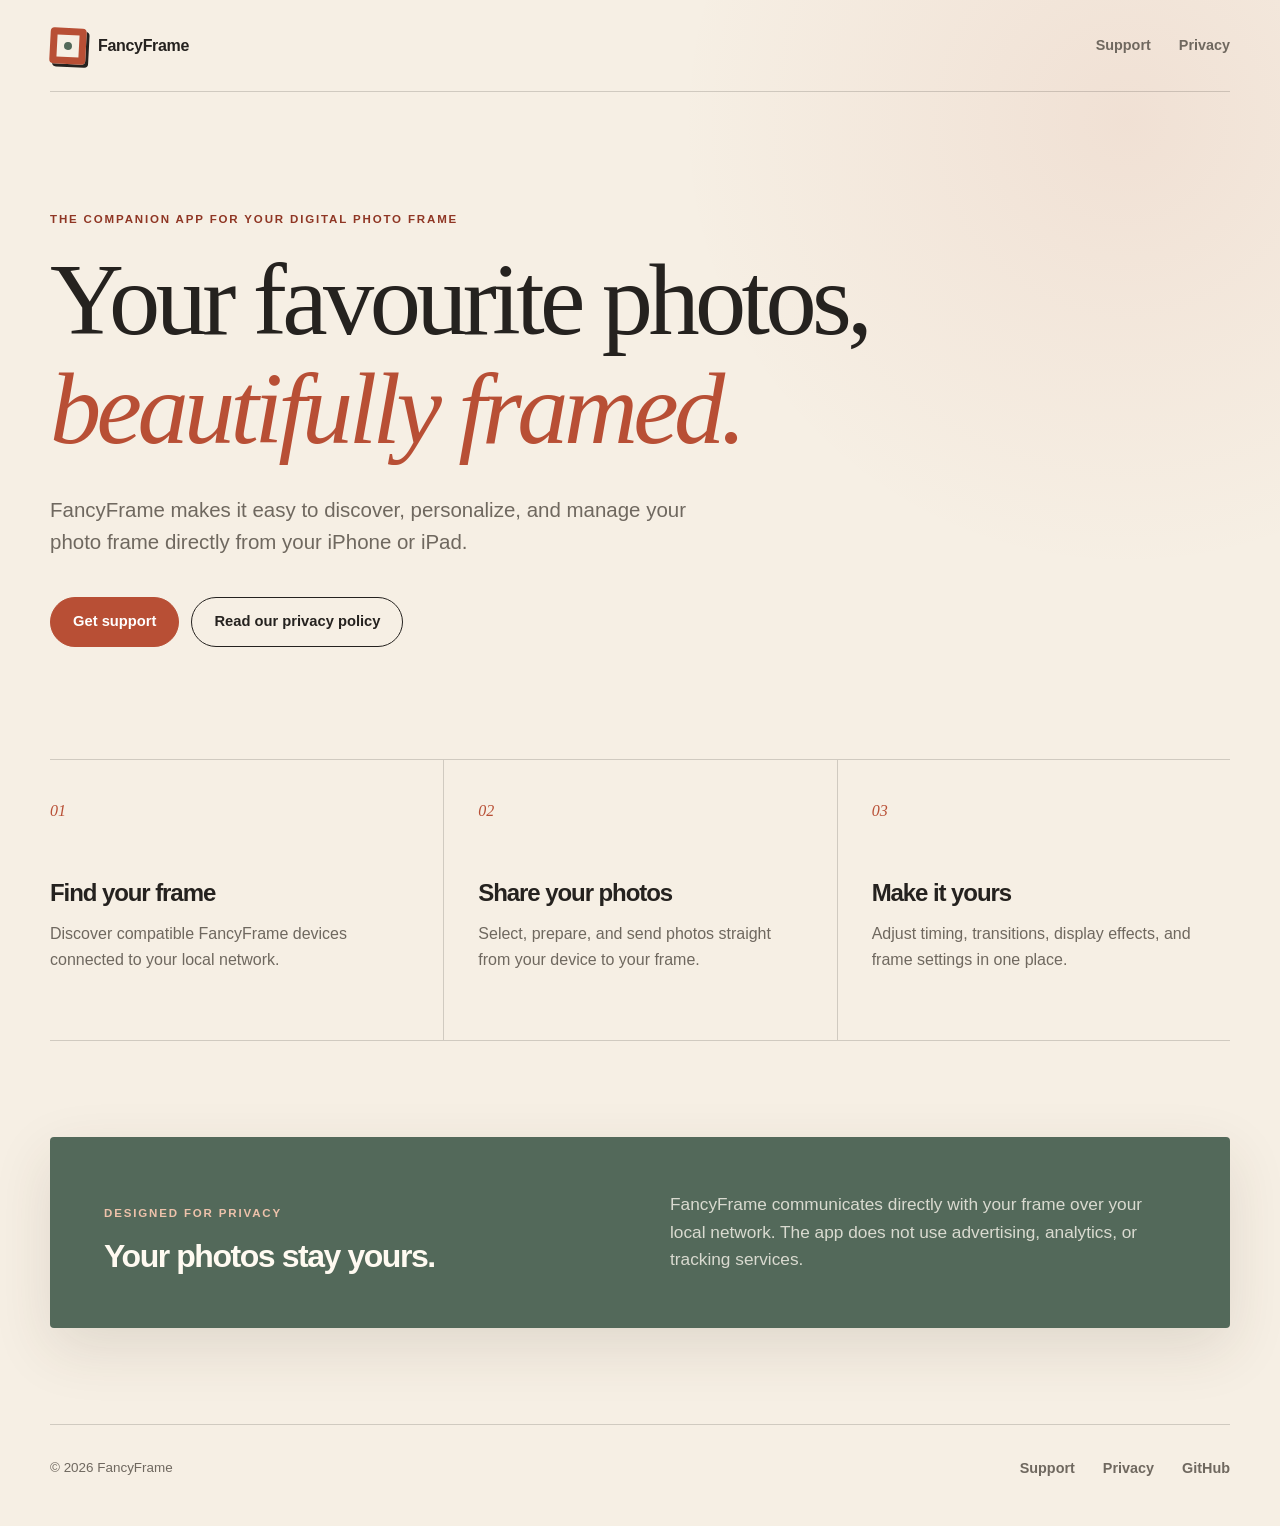
<file: docs/index.html>
<!doctype html>
<html lang="en">
<head>
  <meta charset="utf-8">
  <meta name="viewport" content="width=device-width, initial-scale=1">
  <meta name="theme-color" content="#f6efe4">
  <meta name="description" content="Official support and privacy information for the FancyFrame iPhone app.">
  <meta property="og:title" content="FancyFrame Support">
  <meta property="og:description" content="Help, troubleshooting, and privacy information for the FancyFrame iPhone app.">
  <meta property="og:type" content="website">
  <meta property="og:url" content="https://tightwadtony.github.io/fancy-frame/">
  <meta property="og:image" content="https://tightwadtony.github.io/fancy-frame/assets/og.png">
  <meta property="og:image:width" content="1200">
  <meta property="og:image:height" content="630">
  <meta name="twitter:card" content="summary_large_image">
  <meta name="twitter:title" content="FancyFrame Support">
  <meta name="twitter:description" content="Help, troubleshooting, and privacy information for the FancyFrame iPhone app.">
  <meta name="twitter:image" content="https://tightwadtony.github.io/fancy-frame/assets/og.png">
  <title>FancyFrame Support</title>
  <link rel="stylesheet" href="assets/styles.css">
</head>
<body>
  <header class="site-header">
    <a class="brand" href="./" aria-label="FancyFrame support home">
      <span class="brand-mark" aria-hidden="true"><span></span></span>
      <span>FancyFrame</span>
    </a>
    <nav aria-label="Main navigation">
      <a href="support/">Support</a>
      <a href="privacy/">Privacy</a>
    </nav>
  </header>

  <main>
    <section class="hero">
      <div class="eyebrow">The companion app for your digital photo frame</div>
      <h1>Your favourite photos,<br><em>beautifully framed.</em></h1>
      <p class="hero-copy">FancyFrame makes it easy to discover, personalize, and manage your photo frame directly from your iPhone or iPad.</p>
      <div class="actions">
        <a class="button primary" href="support/">Get support</a>
        <a class="button secondary" href="privacy/">Read our privacy policy</a>
      </div>
    </section>

    <section class="feature-grid" aria-label="App features">
      <article>
        <span class="number">01</span>
        <h2>Find your frame</h2>
        <p>Discover compatible FancyFrame devices connected to your local network.</p>
      </article>
      <article>
        <span class="number">02</span>
        <h2>Share your photos</h2>
        <p>Select, prepare, and send photos straight from your device to your frame.</p>
      </article>
      <article>
        <span class="number">03</span>
        <h2>Make it yours</h2>
        <p>Adjust timing, transitions, display effects, and frame settings in one place.</p>
      </article>
    </section>

    <section class="privacy-note">
      <div>
        <span class="eyebrow">Designed for privacy</span>
        <h2>Your photos stay yours.</h2>
      </div>
      <p>FancyFrame communicates directly with your frame over your local network. The app does not use advertising, analytics, or tracking services.</p>
    </section>
  </main>

  <footer>
    <span>© 2026 FancyFrame</span>
    <div><a href="support/">Support</a><a href="privacy/">Privacy</a><a href="https://github.com/TightwadTony/fancy-frame">GitHub</a></div>
  </footer>
</body>
</html>
</file>
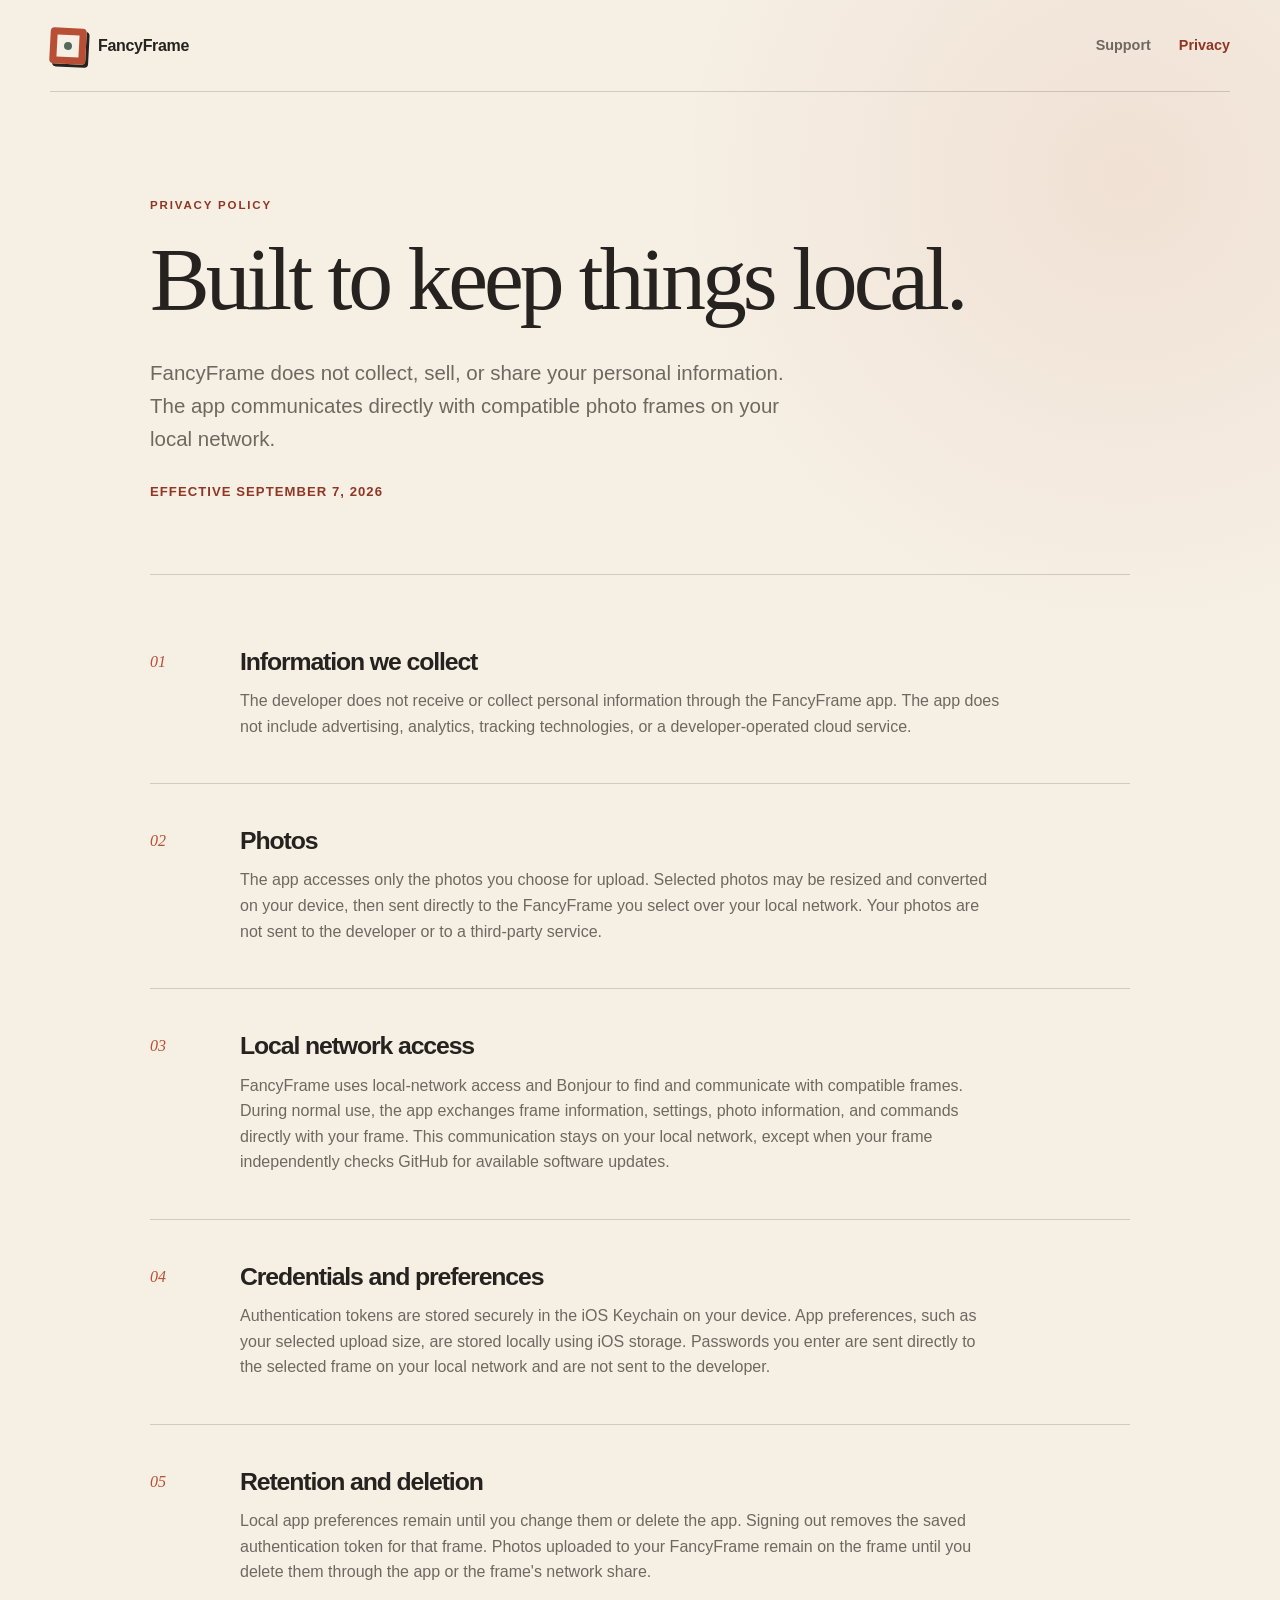
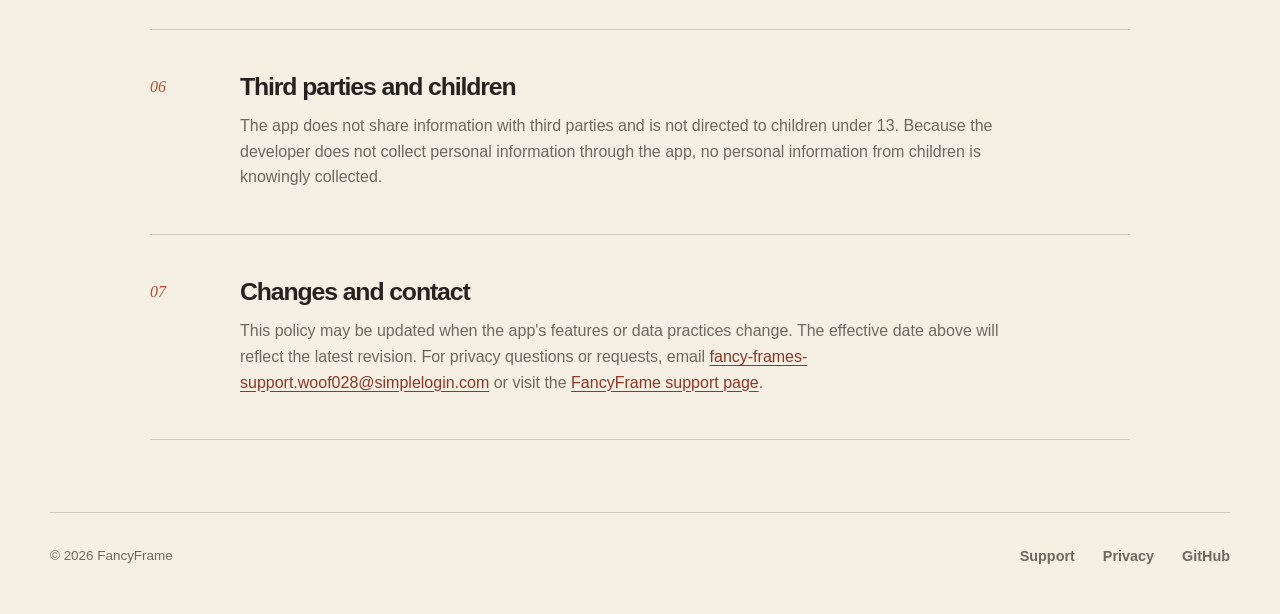
<file: docs/privacy/index.html>
<!doctype html>
<html lang="en">
<head>
  <meta charset="utf-8">
  <meta name="viewport" content="width=device-width, initial-scale=1">
  <meta name="theme-color" content="#f6efe4">
  <meta name="description" content="Privacy policy for the FancyFrame iPhone and iPad app.">
  <meta property="og:title" content="Privacy Policy · FancyFrame">
  <meta property="og:description" content="Learn how the FancyFrame app handles photos, credentials, and local-network data.">
  <meta property="og:type" content="website">
  <meta property="og:url" content="https://tightwadtony.github.io/fancy-frame/privacy/">
  <meta property="og:image" content="https://tightwadtony.github.io/fancy-frame/assets/og.png">
  <meta property="og:image:width" content="1200">
  <meta property="og:image:height" content="630">
  <meta name="twitter:card" content="summary_large_image">
  <meta name="twitter:title" content="Privacy Policy · FancyFrame">
  <meta name="twitter:description" content="Learn how the FancyFrame app handles photos, credentials, and local-network data.">
  <meta name="twitter:image" content="https://tightwadtony.github.io/fancy-frame/assets/og.png">
  <title>Privacy Policy · FancyFrame</title>
  <link rel="stylesheet" href="../assets/styles.css">
</head>
<body>
  <header class="site-header">
    <a class="brand" href="../" aria-label="FancyFrame support home">
      <span class="brand-mark" aria-hidden="true"><span></span></span>
      <span>FancyFrame</span>
    </a>
    <nav aria-label="Main navigation">
      <a href="../support/">Support</a>
      <a href="./" aria-current="page">Privacy</a>
    </nav>
  </header>

  <main class="article-page policy">
    <section class="article-hero">
      <span class="eyebrow">Privacy policy</span>
      <h1>Built to keep things local.</h1>
      <p class="lede">FancyFrame does not collect, sell, or share your personal information. The app communicates directly with compatible photo frames on your local network.</p>
      <p class="effective">Effective September 7, 2026</p>
    </section>

    <section class="policy-content">
      <article>
        <span class="policy-number">01</span>
        <div><h2>Information we collect</h2><p>The developer does not receive or collect personal information through the FancyFrame app. The app does not include advertising, analytics, tracking technologies, or a developer-operated cloud service.</p></div>
      </article>
      <article>
        <span class="policy-number">02</span>
        <div><h2>Photos</h2><p>The app accesses only the photos you choose for upload. Selected photos may be resized and converted on your device, then sent directly to the FancyFrame you select over your local network. Your photos are not sent to the developer or to a third-party service.</p></div>
      </article>
      <article>
        <span class="policy-number">03</span>
        <div><h2>Local network access</h2><p>FancyFrame uses local-network access and Bonjour to find and communicate with compatible frames. During normal use, the app exchanges frame information, settings, photo information, and commands directly with your frame. This communication stays on your local network, except when your frame independently checks GitHub for available software updates.</p></div>
      </article>
      <article>
        <span class="policy-number">04</span>
        <div><h2>Credentials and preferences</h2><p>Authentication tokens are stored securely in the iOS Keychain on your device. App preferences, such as your selected upload size, are stored locally using iOS storage. Passwords you enter are sent directly to the selected frame on your local network and are not sent to the developer.</p></div>
      </article>
      <article>
        <span class="policy-number">05</span>
        <div><h2>Retention and deletion</h2><p>Local app preferences remain until you change them or delete the app. Signing out removes the saved authentication token for that frame. Photos uploaded to your FancyFrame remain on the frame until you delete them through the app or the frame's network share.</p></div>
      </article>
      <article>
        <span class="policy-number">06</span>
        <div><h2>Third parties and children</h2><p>The app does not share information with third parties and is not directed to children under 13. Because the developer does not collect personal information through the app, no personal information from children is knowingly collected.</p></div>
      </article>
      <article>
        <span class="policy-number">07</span>
        <div><h2>Changes and contact</h2><p>This policy may be updated when the app's features or data practices change. The effective date above will reflect the latest revision. For privacy questions or requests, email <a href="mailto:fancy-frames-support.woof028@simplelogin.com">fancy-frames-support.woof028@simplelogin.com</a> or visit the <a href="../support/">FancyFrame support page</a>.</p></div>
      </article>
    </section>
  </main>

  <footer>
    <span>© 2026 FancyFrame</span>
    <div><a href="../support/">Support</a><a href="./">Privacy</a><a href="https://github.com/TightwadTony/fancy-frame">GitHub</a></div>
  </footer>
</body>
</html>
</file>
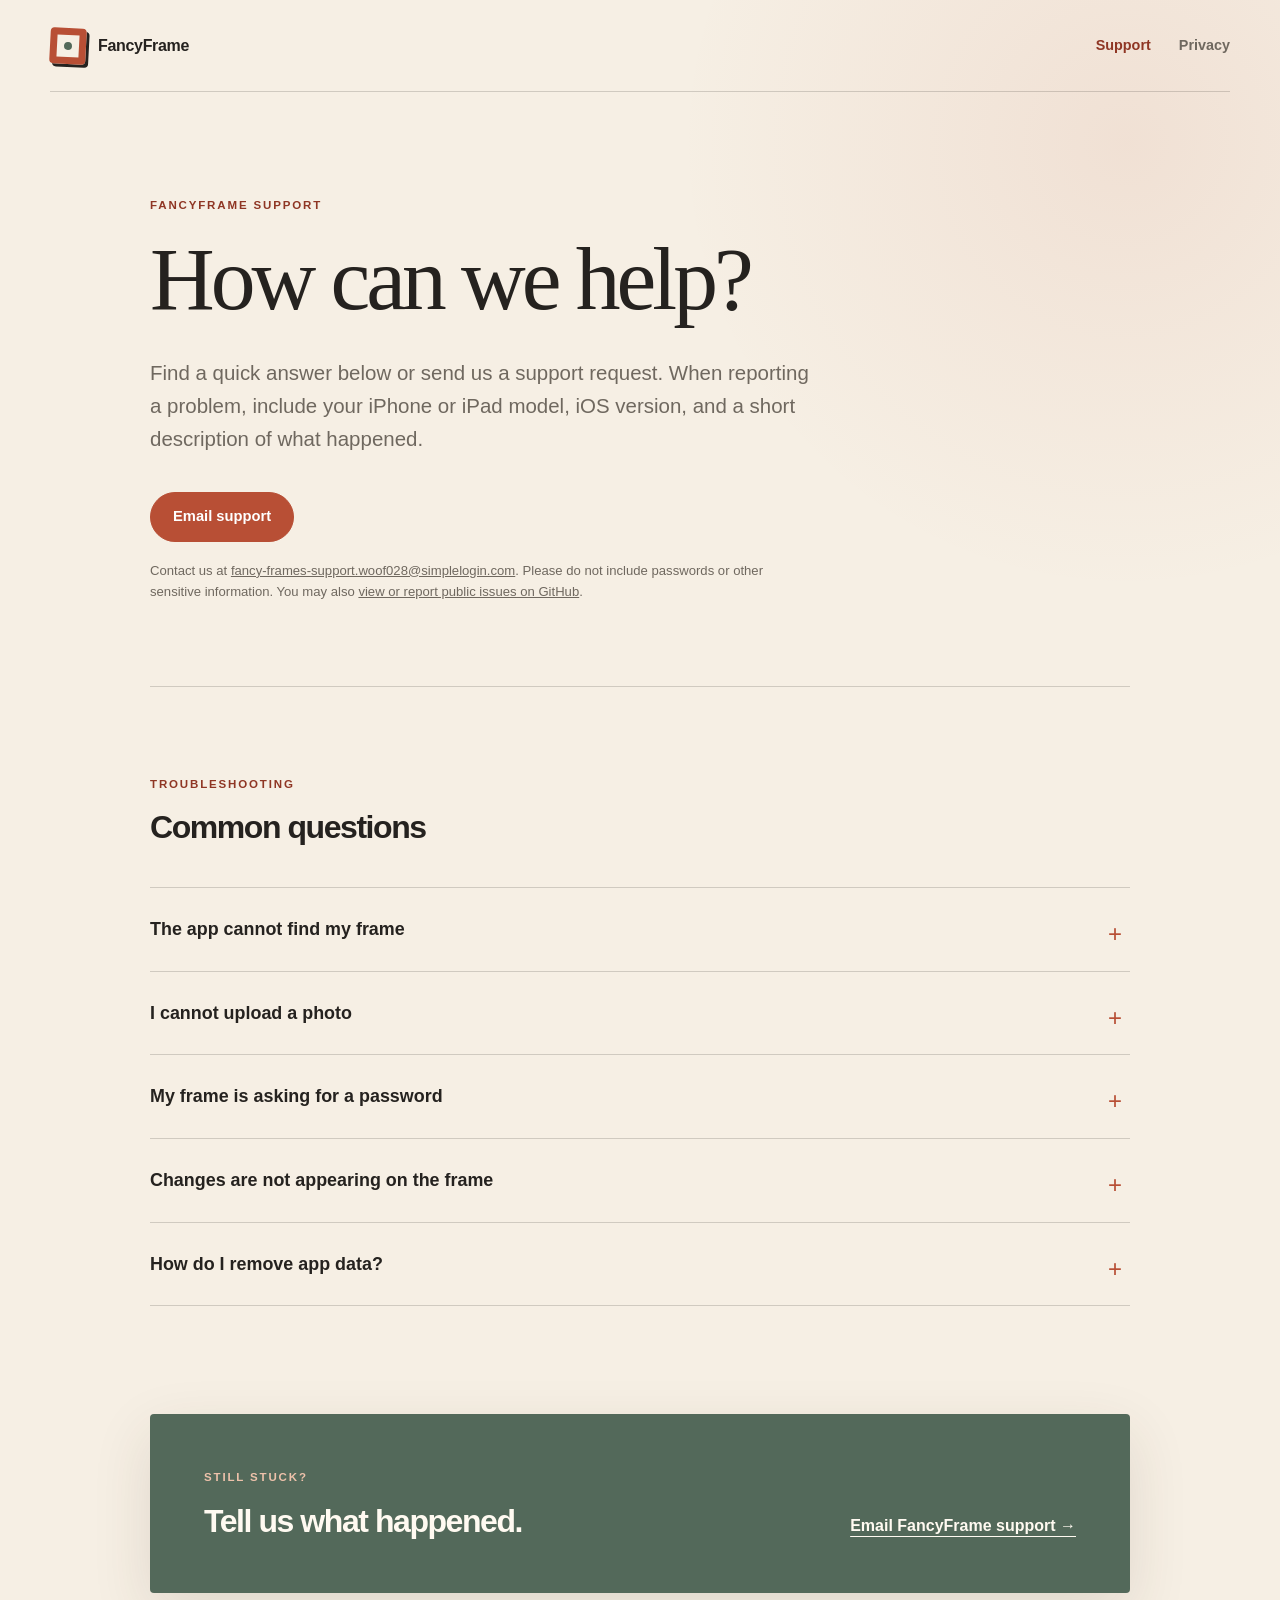
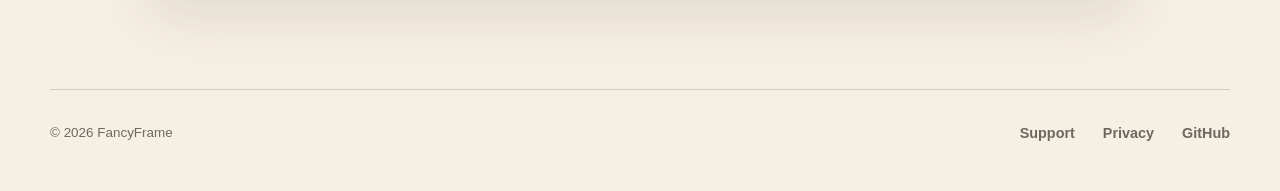
<file: docs/support/index.html>
<!doctype html>
<html lang="en">
<head>
  <meta charset="utf-8">
  <meta name="viewport" content="width=device-width, initial-scale=1">
  <meta name="theme-color" content="#f6efe4">
  <meta name="description" content="Get help with the FancyFrame iPhone and iPad app.">
  <meta property="og:title" content="Support · FancyFrame">
  <meta property="og:description" content="Troubleshooting and support for the FancyFrame app.">
  <meta property="og:type" content="website">
  <meta property="og:url" content="https://tightwadtony.github.io/fancy-frame/support/">
  <meta property="og:image" content="https://tightwadtony.github.io/fancy-frame/assets/og.png">
  <meta property="og:image:width" content="1200">
  <meta property="og:image:height" content="630">
  <meta name="twitter:card" content="summary_large_image">
  <meta name="twitter:title" content="Support · FancyFrame">
  <meta name="twitter:description" content="Troubleshooting and support for the FancyFrame app.">
  <meta name="twitter:image" content="https://tightwadtony.github.io/fancy-frame/assets/og.png">
  <title>Support · FancyFrame</title>
  <link rel="stylesheet" href="../assets/styles.css">
</head>
<body>
  <header class="site-header">
    <a class="brand" href="../" aria-label="FancyFrame support home">
      <span class="brand-mark" aria-hidden="true"><span></span></span>
      <span>FancyFrame</span>
    </a>
    <nav aria-label="Main navigation">
      <a href="./" aria-current="page">Support</a>
      <a href="../privacy/">Privacy</a>
    </nav>
  </header>

  <main class="article-page">
    <section class="article-hero">
      <span class="eyebrow">FancyFrame support</span>
      <h1>How can we help?</h1>
      <p>Find a quick answer below or send us a support request. When reporting a problem, include your iPhone or iPad model, iOS version, and a short description of what happened.</p>
      <a class="button primary" href="mailto:fancy-frames-support.woof028@simplelogin.com?subject=FancyFrame%20Support">Email support</a>
      <p class="fine-print">Contact us at <a href="mailto:fancy-frames-support.woof028@simplelogin.com">fancy-frames-support.woof028@simplelogin.com</a>. Please do not include passwords or other sensitive information. You may also <a href="https://github.com/TightwadTony/fancy-frame/issues">view or report public issues on GitHub</a>.</p>
    </section>

    <section class="faq" aria-labelledby="faq-title">
      <div class="section-heading">
        <span class="eyebrow">Troubleshooting</span>
        <h2 id="faq-title">Common questions</h2>
      </div>

      <details>
        <summary>The app cannot find my frame</summary>
        <div><p>Confirm that your iPhone or iPad and your FancyFrame are connected to the same Wi-Fi network. In iOS Settings, open <strong>Privacy &amp; Security → Local Network</strong> and make sure FancyFrame is enabled. If it still does not appear, restart the frame and reopen the app.</p></div>
      </details>
      <details>
        <summary>I cannot upload a photo</summary>
        <div><p>Make sure the frame is online and reachable from the app. If iOS asks for photo access, allow access to the photos you want to send. You can review this permission in <strong>Settings → Privacy &amp; Security → Photos → FancyFrame</strong>.</p></div>
      </details>
      <details>
        <summary>My frame is asking for a password</summary>
        <div><p>Enter the API password configured on your FancyFrame. This may be different from your Wi-Fi or photo-share password. If you recently changed it, sign in again using the new password.</p></div>
      </details>
      <details>
        <summary>Changes are not appearing on the frame</summary>
        <div><p>Check that the frame still appears online in the app, then try the change again. For photo changes, allow a moment for larger uploads to finish. Restarting the frame can resolve a stalled slideshow.</p></div>
      </details>
      <details>
        <summary>How do I remove app data?</summary>
        <div><p>Signing out removes the saved authentication token for that frame. Deleting the FancyFrame app removes its locally stored preferences and credentials from your iPhone or iPad. Photos stored on the physical frame must be removed from the Photos screen or from the frame's network share.</p></div>
      </details>
    </section>

    <aside class="callout">
      <div><span class="eyebrow">Still stuck?</span><h2>Tell us what happened.</h2></div>
      <a class="text-link" href="mailto:fancy-frames-support.woof028@simplelogin.com?subject=FancyFrame%20Support">Email FancyFrame support <span aria-hidden="true">→</span></a>
    </aside>
  </main>

  <footer>
    <span>© 2026 FancyFrame</span>
    <div><a href="./">Support</a><a href="../privacy/">Privacy</a><a href="https://github.com/TightwadTony/fancy-frame">GitHub</a></div>
  </footer>
</body>
</html>
</file>
<file: docs/assets/styles.css>
:root {
  --ink: #25221f;
  --muted: #6f685f;
  --paper: #f6efe4;
  --paper-deep: #eadfce;
  --cream: #fffaf1;
  --terracotta: #b84f35;
  --terracotta-dark: #8f3624;
  --sage: #53695a;
  --line: rgba(37, 34, 31, .18);
  --shadow: 0 20px 60px rgba(65, 48, 35, .12);
}

* { box-sizing: border-box; }

html { scroll-behavior: smooth; }

body {
  margin: 0;
  color: var(--ink);
  background:
    radial-gradient(circle at 88% 8%, rgba(184, 79, 53, .09), transparent 28rem),
    var(--paper);
  font-family: Inter, ui-sans-serif, -apple-system, BlinkMacSystemFont, "Segoe UI", sans-serif;
  line-height: 1.6;
  -webkit-font-smoothing: antialiased;
}

a { color: inherit; }

.site-header,
main,
footer {
  width: min(1180px, calc(100% - 48px));
  margin-inline: auto;
}

.site-header {
  min-height: 92px;
  display: flex;
  align-items: center;
  justify-content: space-between;
  border-bottom: 1px solid var(--line);
}

.brand {
  display: inline-flex;
  align-items: center;
  gap: 12px;
  font-size: 1rem;
  font-weight: 750;
  letter-spacing: -.02em;
  text-decoration: none;
}

.brand-mark {
  width: 36px;
  height: 36px;
  display: grid;
  place-items: center;
  border: 7px solid var(--terracotta);
  border-radius: 4px;
  transform: rotate(3deg);
  box-shadow: 3px 3px 0 var(--ink);
}

.brand-mark span {
  width: 8px;
  height: 8px;
  border-radius: 50%;
  background: var(--sage);
}

nav, footer div { display: flex; gap: 28px; }

nav a,
footer a {
  color: var(--muted);
  font-size: .9rem;
  font-weight: 650;
  text-decoration: none;
}

nav a:hover,
nav a[aria-current="page"],
footer a:hover { color: var(--terracotta-dark); }

.hero {
  padding: 118px 0 112px;
  max-width: 920px;
}

.eyebrow {
  display: block;
  margin-bottom: 18px;
  color: var(--terracotta-dark);
  font-size: .72rem;
  font-weight: 800;
  letter-spacing: .16em;
  text-transform: uppercase;
}

h1, h2 { margin: 0; line-height: 1.06; letter-spacing: -.045em; }

h1 {
  max-width: 900px;
  font-family: Georgia, "Times New Roman", serif;
  font-size: clamp(3.4rem, 8vw, 7.4rem);
  font-weight: 400;
}

h1 em { color: var(--terracotta); font-weight: 400; }

h2 { font-size: clamp(1.45rem, 2.5vw, 2.2rem); }

.hero-copy,
.article-hero > p {
  max-width: 670px;
  margin: 30px 0 0;
  color: var(--muted);
  font-size: clamp(1.05rem, 2vw, 1.28rem);
}

.actions { display: flex; flex-wrap: wrap; gap: 12px; margin-top: 38px; }

.button {
  display: inline-flex;
  align-items: center;
  justify-content: center;
  min-height: 50px;
  padding: 12px 22px;
  border: 1px solid var(--ink);
  border-radius: 999px;
  font-size: .92rem;
  font-weight: 750;
  text-decoration: none;
  transition: transform .18s ease, box-shadow .18s ease, background .18s ease;
}

.button:hover { transform: translateY(-2px); box-shadow: 0 8px 20px rgba(37, 34, 31, .13); }
.button.primary { border-color: var(--terracotta); color: white; background: var(--terracotta); }
.button.primary:hover { background: var(--terracotta-dark); }
.button.secondary { background: transparent; }

.feature-grid {
  display: grid;
  grid-template-columns: repeat(3, 1fr);
  border-top: 1px solid var(--line);
  border-bottom: 1px solid var(--line);
}

.feature-grid article { min-height: 280px; padding: 38px 34px 42px 0; }
.feature-grid article + article { padding-left: 34px; border-left: 1px solid var(--line); }
.number, .policy-number { color: var(--terracotta); font-family: Georgia, serif; font-style: italic; }
.feature-grid h2 { margin-top: 56px; font-size: 1.5rem; }
.feature-grid p { margin-bottom: 0; color: var(--muted); }

.privacy-note,
.callout {
  margin: 96px 0;
  padding: 54px;
  display: grid;
  grid-template-columns: 1fr 1fr;
  align-items: end;
  gap: 60px;
  color: var(--cream);
  background: var(--sage);
  border-radius: 4px;
  box-shadow: var(--shadow);
}

.privacy-note .eyebrow,
.callout .eyebrow { color: #eec2ab; }
.privacy-note p { margin: 0; color: rgba(255, 250, 241, .78); font-size: 1.08rem; }

.article-page { max-width: 980px; }
.article-hero { padding: 104px 0 84px; border-bottom: 1px solid var(--line); }
.article-hero h1 { font-size: clamp(3.3rem, 7vw, 6.6rem); }
.article-hero .button { margin-top: 36px; }
.article-hero .fine-print { max-width: 620px; margin-top: 18px; font-size: .82rem; }
.article-hero .effective { margin-top: 25px; color: var(--terracotta-dark); font-size: .82rem; font-weight: 750; text-transform: uppercase; letter-spacing: .08em; }

.faq { padding: 88px 0 20px; }
.section-heading { margin-bottom: 42px; }
.faq details { border-top: 1px solid var(--line); }
.faq details:last-child { border-bottom: 1px solid var(--line); }
.faq summary {
  padding: 27px 44px 27px 0;
  position: relative;
  cursor: pointer;
  list-style: none;
  font-size: 1.12rem;
  font-weight: 750;
}
.faq summary::-webkit-details-marker { display: none; }
.faq summary::after { content: "+"; position: absolute; right: 8px; color: var(--terracotta); font-size: 1.5rem; font-weight: 400; }
.faq details[open] summary::after { content: "−"; }
.faq details div { max-width: 760px; padding: 0 42px 22px 0; color: var(--muted); }
.faq details p { margin-top: 0; }

.callout { margin-top: 88px; }
.text-link { color: var(--cream); font-weight: 750; text-align: right; text-underline-offset: 5px; }

.policy .article-hero { padding-bottom: 72px; }
.policy-content { padding: 30px 0 72px; }
.policy-content article {
  display: grid;
  grid-template-columns: 70px 1fr;
  gap: 20px;
  padding: 44px 0;
  border-bottom: 1px solid var(--line);
}
.policy-content h2 { font-size: 1.55rem; }
.policy-content p { max-width: 760px; margin: 13px 0 0; color: var(--muted); }
.policy-content a { color: var(--terracotta-dark); text-underline-offset: 3px; }

footer {
  padding: 32px 0 46px;
  display: flex;
  justify-content: space-between;
  border-top: 1px solid var(--line);
  color: var(--muted);
  font-size: .84rem;
}

@media (max-width: 720px) {
  .site-header, main, footer { width: min(100% - 32px, 1180px); }
  .site-header { min-height: 76px; }
  nav { gap: 18px; }
  .hero { padding: 82px 0 76px; }
  .hero h1 { font-size: clamp(3rem, 15vw, 5.2rem); }
  .feature-grid { grid-template-columns: 1fr; }
  .feature-grid article { min-height: auto; padding: 32px 0; }
  .feature-grid article + article { padding-left: 0; border-left: 0; border-top: 1px solid var(--line); }
  .feature-grid h2 { margin-top: 28px; }
  .privacy-note, .callout { margin: 64px 0; padding: 36px 28px; grid-template-columns: 1fr; gap: 30px; }
  .article-hero { padding: 76px 0 60px; }
  .article-hero h1 { font-size: clamp(3rem, 15vw, 5rem); }
  .faq { padding-top: 64px; }
  .text-link { text-align: left; }
  .policy-content article { grid-template-columns: 42px 1fr; gap: 8px; padding: 34px 0; }
  footer { align-items: flex-start; gap: 26px; }
  footer div { flex-direction: column; gap: 8px; }
}

@media (prefers-reduced-motion: reduce) {
  html { scroll-behavior: auto; }
  .button { transition: none; }
}
</file>
